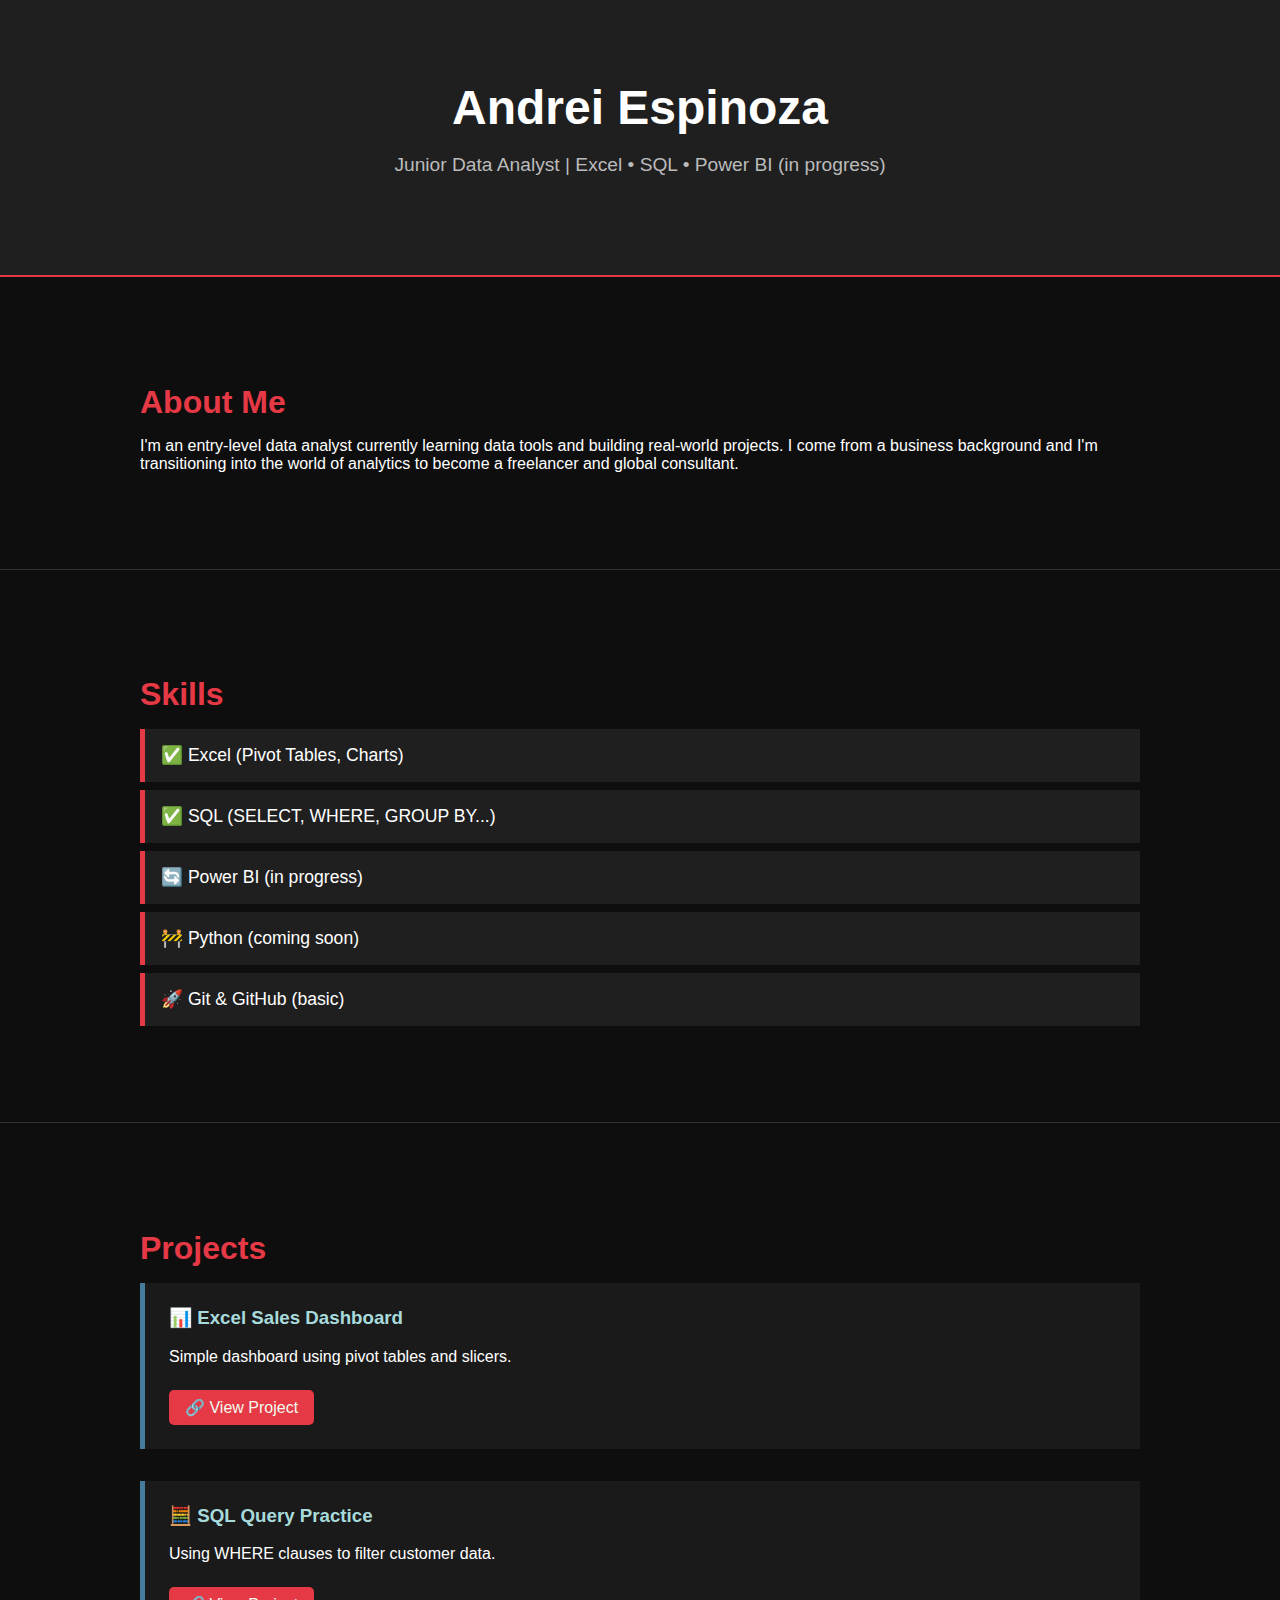
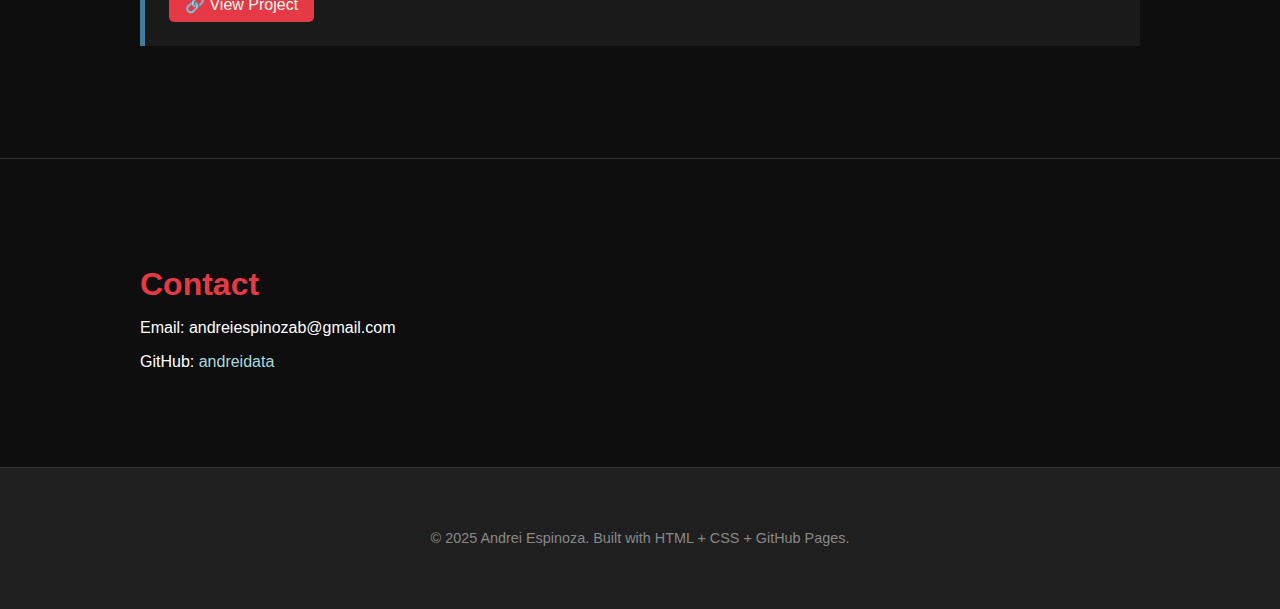
<file: index.html>
<!DOCTYPE html>
<html lang="en">
<head>
  <meta charset="UTF-8" />
  <meta name="viewport" content="width=device-width, initial-scale=1.0" />
  <title>Andrei Espinoza – Data Analyst Portfolio</title>
  <link rel="stylesheet" href="style.css" />
</head>
<body>
  <header>
    <div class="container">
      <h1>Andrei Espinoza</h1>
      <p>Junior Data Analyst | Excel • SQL • Power BI (in progress)</p>
    </div>
  </header>

  <section class="about">
    <div class="container">
      <h2>About Me</h2>
      <p>
        I'm an entry-level data analyst currently learning data tools and building real-world projects.
        I come from a business background and I'm transitioning into the world of analytics to become a freelancer and global consultant.
      </p>
    </div>
  </section>

  <section class="skills">
    <div class="container">
      <h2>Skills</h2>
      <ul>
        <li>✅ Excel (Pivot Tables, Charts)</li>
        <li>✅ SQL (SELECT, WHERE, GROUP BY...)</li>
        <li>🔄 Power BI (in progress)</li>
        <li>🚧 Python (coming soon)</li>
        <li>🚀 Git & GitHub (basic)</li>
      </ul>
    </div>
  </section>

  <section class="projects">
    <div class="container">
      <h2>Projects</h2>
      <div class="project">
        <h3>📊 Excel Sales Dashboard</h3>
        <p>Simple dashboard using pivot tables and slicers.</p>
        <a href="#">🔗 View Project</a>
      </div>

      <div class="project">
        <h3>🧮 SQL Query Practice</h3>
        <p>Using WHERE clauses to filter customer data.</p>
        <a href="#">🔗 View Project</a>
      </div>
    </div>
  </section>

  <section class="contact">
    <div class="container">
      <h2>Contact</h2>
      <p>Email: andreiespinozab@gmail.com</p>
      <p>GitHub: <a href="https://github.com/andreidata">andreidata</a></p>
    </div>
  </section>

  <footer>
    <div class="container">
      <p>© 2025 Andrei Espinoza. Built with HTML + CSS + GitHub Pages.</p>
    </div>
  </footer>
</body>
</html>
</file>
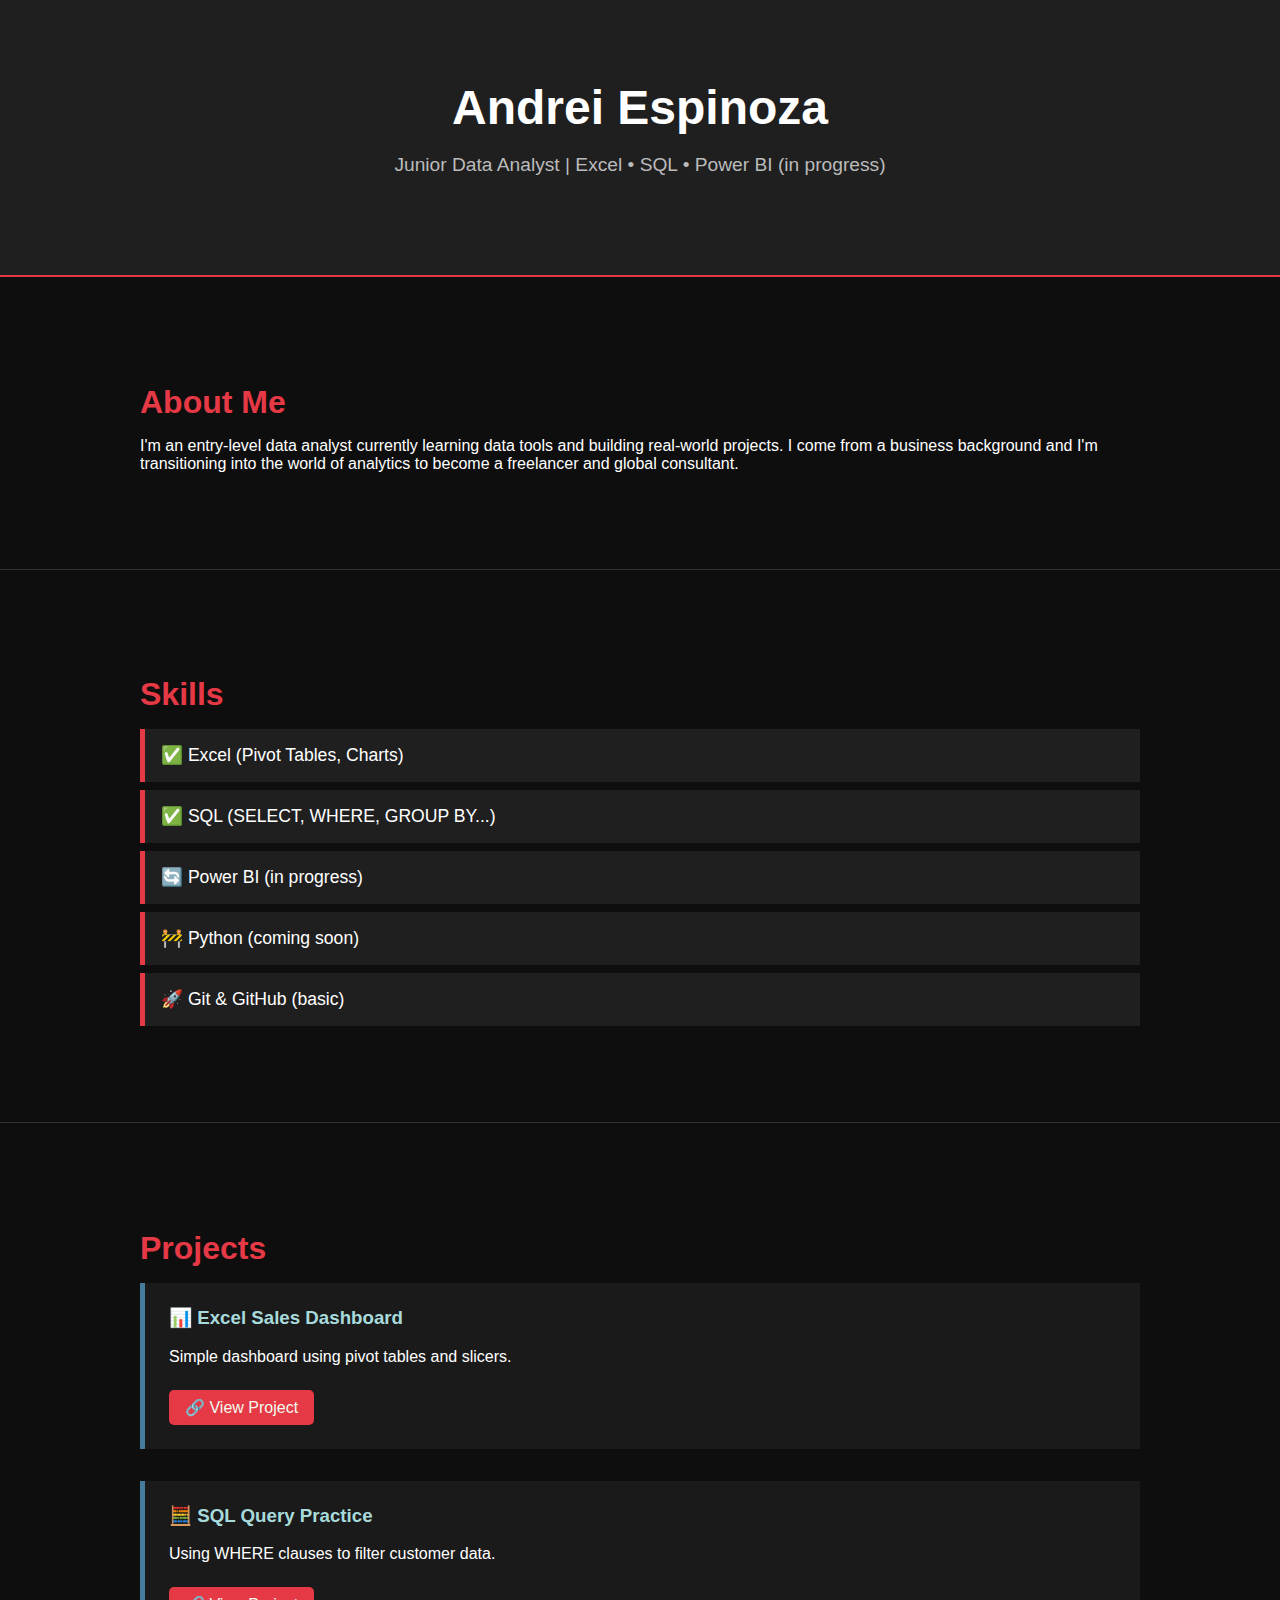
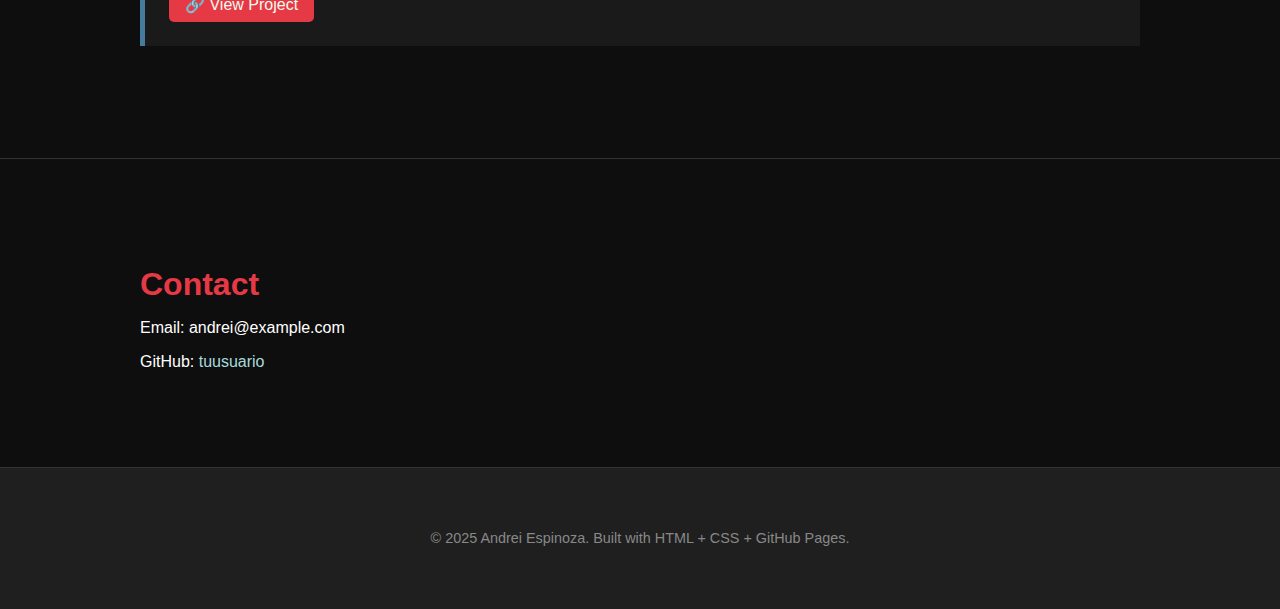
<file: Andrei_Portfolio_Index.html>
<!DOCTYPE html>
<html lang="en">
<head>
  <meta charset="UTF-8" />
  <meta name="viewport" content="width=device-width, initial-scale=1.0" />
  <title>Andrei Espinoza – Data Analyst Portfolio</title>
  <link rel="stylesheet" href="style.css" />
</head>
<body>
  <header>
    <div class="container">
      <h1>Andrei Espinoza</h1>
      <p>Junior Data Analyst | Excel • SQL • Power BI (in progress)</p>
    </div>
  </header>

  <section class="about">
    <div class="container">
      <h2>About Me</h2>
      <p>
        I'm an entry-level data analyst currently learning data tools and building real-world projects.
        I come from a business background and I'm transitioning into the world of analytics to become a freelancer and global consultant.
      </p>
    </div>
  </section>

  <section class="skills">
    <div class="container">
      <h2>Skills</h2>
      <ul>
        <li>✅ Excel (Pivot Tables, Charts)</li>
        <li>✅ SQL (SELECT, WHERE, GROUP BY...)</li>
        <li>🔄 Power BI (in progress)</li>
        <li>🚧 Python (coming soon)</li>
        <li>🚀 Git & GitHub (basic)</li>
      </ul>
    </div>
  </section>

  <section class="projects">
    <div class="container">
      <h2>Projects</h2>
      <div class="project">
        <h3>📊 Excel Sales Dashboard</h3>
        <p>Simple dashboard using pivot tables and slicers.</p>
        <a href="#">🔗 View Project</a>
      </div>

      <div class="project">
        <h3>🧮 SQL Query Practice</h3>
        <p>Using WHERE clauses to filter customer data.</p>
        <a href="#">🔗 View Project</a>
      </div>
    </div>
  </section>

  <section class="contact">
    <div class="container">
      <h2>Contact</h2>
      <p>Email: andrei@example.com</p>
      <p>GitHub: <a href="https://github.com/tuusuario">tuusuario</a></p>
    </div>
  </section>

  <footer>
    <div class="container">
      <p>© 2025 Andrei Espinoza. Built with HTML + CSS + GitHub Pages.</p>
    </div>
  </footer>
</body>
</html>
</file>
<file: style.css>
body {
  margin: 0;
  font-family: 'Segoe UI', Tahoma, Geneva, Verdana, sans-serif;
  background-color: #0e0e0e;
  color: #ffffff;
}

.container {
  max-width: 1000px;
  margin: 0 auto;
  padding: 2rem;
}

header {
  background-color: #1f1f1f;
  text-align: center;
  padding: 3rem 1rem;
  border-bottom: 2px solid #e63946;
}

header h1 {
  font-size: 3rem;
  margin: 0;
}

header p {
  font-size: 1.2rem;
  color: #bbbbbb;
}

section {
  padding: 3rem 0;
  border-bottom: 1px solid #333;
}

h2 {
  font-size: 2rem;
  margin-bottom: 1rem;
  color: #e63946;
}

ul {
  list-style: none;
  padding: 0;
}

ul li {
  background-color: #1f1f1f;
  margin-bottom: 0.5rem;
  padding: 1rem;
  border-left: 5px solid #e63946;
  font-size: 1.1rem;
}

.project {
  background-color: #1a1a1a;
  padding: 1.5rem;
  margin-bottom: 2rem;
  border-left: 5px solid #457b9d;
}

.project h3 {
  margin-top: 0;
  color: #a8dadc;
}

.project a {
  text-decoration: none;
  color: #f1faee;
  background-color: #e63946;
  padding: 0.5rem 1rem;
  display: inline-block;
  margin-top: 0.5rem;
  border-radius: 5px;
}

.project a:hover {
  background-color: #d62828;
}

.contact a {
  color: #a8dadc;
  text-decoration: none;
}

footer {
  text-align: center;
  padding: 1rem;
  background-color: #1f1f1f;
  color: #888;
  font-size: 0.9rem;
}
</file>
